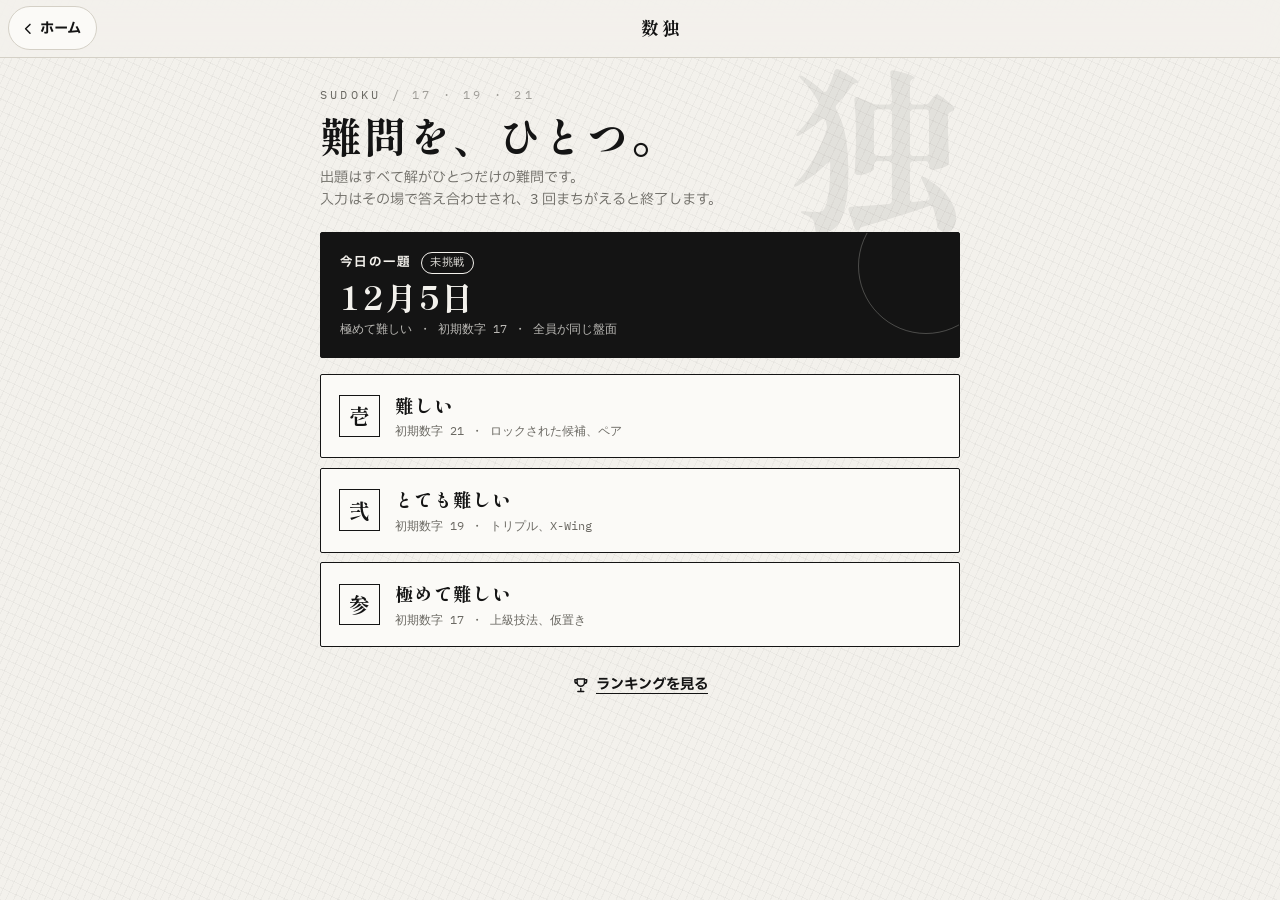
<file: 02Sudoku/index.html>
<!DOCTYPE html>
<html lang="ja">
    <head>
        <meta charset="UTF-8">
        <meta name="viewport" content="width=device-width, initial-scale=1.0, viewport-fit=cover">
        <meta name="color-scheme" content="light dark">
        <meta name="theme-color" content="#f3f1ec" media="(prefers-color-scheme: light)">
        <meta name="theme-color" content="#0f0f0e" media="(prefers-color-scheme: dark)">
        <title>数独 | TEMのゲームサイト</title>
        <link rel="icon" href="/00Home/icons/icon.svg" type="image/svg+xml">
        <link rel="preconnect" href="https://fonts.googleapis.com">
        <link rel="preconnect" href="https://fonts.gstatic.com" crossorigin>
        <!-- Shippori Mincho B1 … 和の見出し・初期数字 / IBM Plex Mono … 入力した数字・計器の数字（ハイテク感） -->
        <link href="https://fonts.googleapis.com/css2?family=Shippori+Mincho+B1:wght@600;800&family=IBM+Plex+Sans+JP:wght@400;700&family=IBM+Plex+Mono:wght@400;600&display=swap" rel="stylesheet">
        <!-- 読み込む順番に意味がある：共通の値 → 共通の見た目 → 数独だけの見た目（後に書いたものが優先される） -->
        <link rel="stylesheet" href="/00Home/css/tokens.css">
        <link rel="stylesheet" href="/00Home/css/gamekit.css">
        <link rel="stylesheet" href="style.css">
    </head>
    <!-- data-game-id は game.json の id と C# の GameId と同じ文字にする（3か所そろえる） -->
    <body data-game-id="sudoku">
        <!-- 画面上部のバー（ホームへ戻る・タイトル・右端の gk-slot）は game.js の GameKit.init() が自動で作る -->
        <main class="gk-main sudoku" id="app" data-screen="select">

            <!-- ============================================================
                 難易度選択画面
                 ============================================================ -->
            <section class="screen screen-select" id="select-screen" aria-labelledby="select-title">
                <header class="hero">
                    <p class="hero-kicker" aria-hidden="true">SUDOKU <span>/ 17 · 19 · 21</span></p>
                    <h2 class="hero-title" id="select-title">難問を、ひとつ。</h2>
                    <p class="hero-sub">出題はすべて解がひとつだけの難問です。<br>入力はその場で答え合わせされ、3 回まちがえると終了します。</p>
                </header>

                <!-- 中断したゲームがあるときだけ表示する（game.js が hidden を外す） -->
                <button type="button" class="continue-card" id="continue" hidden>
                    <span class="continue-label">つづきから</span>
                    <span class="continue-meta" id="continue-meta"></span>
                    <span class="continue-bar" aria-hidden="true"><span id="continue-bar"></span></span>
                </button>

                <!-- デイリー問題：全員が同じ盤面を解く日替わり問題（日本時間 0:00 に切り替わる） -->
                <button type="button" class="daily-card" id="daily" data-mode="daily">
                    <span class="daily-kicker">今日の一題 <span class="daily-status" id="daily-status"></span></span>
                    <span class="daily-date" id="daily-date"></span>
                    <span class="daily-meta">極めて難しい ・ 初期数字 17 ・ 全員が同じ盤面</span>
                </button>

                <!-- 難易度。押すとすぐにその難易度で始まる -->
                <div class="mode-list" id="modes" role="group" aria-label="難易度を選んで始める">
                    <button type="button" class="mode-card" data-mode="hard">
                        <span class="mode-num" aria-hidden="true">壱</span>
                        <span class="mode-name">難しい</span>
                        <span class="mode-meta">初期数字 21 ・ ロックされた候補、ペア</span>
                    </button>
                    <button type="button" class="mode-card" data-mode="very_hard">
                        <span class="mode-num" aria-hidden="true">弐</span>
                        <span class="mode-name">とても難しい</span>
                        <span class="mode-meta">初期数字 19 ・ トリプル、X-Wing</span>
                    </button>
                    <button type="button" class="mode-card" data-mode="extreme">
                        <span class="mode-num" aria-hidden="true">参</span>
                        <span class="mode-name">極めて難しい</span>
                        <span class="mode-meta">初期数字 17 ・ 上級技法、仮置き</span>
                    </button>
                </div>

                <button type="button" class="text-btn" id="open-ranking">
                    <svg viewBox="0 0 24 24" aria-hidden="true"><path d="M8 21h8M12 17v4M7 4h10v5a5 5 0 0 1-10 0V4zM17 5h3v2a3 3 0 0 1-3 3M7 5H4v2a3 3 0 0 0 3 3"/></svg>
                    ランキングを見る
                </button>
            </section>

            <!-- ============================================================
                 プレイ画面
                 ============================================================ -->
            <section class="screen screen-play" id="play-screen" aria-label="プレイ" hidden>
                <div class="play-head">
                    <p class="play-mode" id="play-mode"></p>
                    <!-- 選択中のマスの座標（R = 行、C = 列）。見た目の演出なので読み上げない -->
                    <p class="play-coord" id="play-coord" aria-hidden="true">R– · C–</p>
                </div>

                <!-- 統計欄。「用語と説明」の組なので <dl> / <dt> / <dd> -->
                <dl class="gk-stats">
                    <div class="gk-stat" id="stat-mistakes"><dt>間違い</dt><dd><span id="mistakes">0</span><small>/3</small></dd></div>
                    <div class="gk-stat"><dt>進捗</dt><dd id="progress">0%</dd></div>
                    <div class="gk-stat"><dt>時間</dt><dd id="time">0:00</dd></div>
                </dl>
                <div class="progress-line" aria-hidden="true"><span id="progress-line"></span></div>

                <!-- 盤面。81 マスは game.js が作る。role="grid" で、矢印キーでマスを移動できる表として扱う -->
                <div class="board-wrap">
                    <div class="board" id="board" role="grid" aria-label="数独の盤面" aria-busy="true"></div>
                </div>

                <div class="tools">
                    <button type="button" class="tool" id="undo">
                        <svg viewBox="0 0 24 24" aria-hidden="true"><path d="M9 14 4 9l5-5"/><path d="M4 9h10.5a5.5 5.5 0 0 1 0 11H11"/></svg>
                        <span>元に戻す</span>
                    </button>
                    <button type="button" class="tool" id="erase">
                        <svg viewBox="0 0 24 24" aria-hidden="true"><path d="m7 21-4-4a2 2 0 0 1 0-2.8L13.2 4a2 2 0 0 1 2.8 0l4 4a2 2 0 0 1 0 2.8L11 20"/><path d="M22 21H7M5 11l9 9"/></svg>
                        <span>メモを消す</span>
                    </button>
                    <!-- 数字／メモの切替。状態は aria-pressed だけで持つ（ON = メモ入力） -->
                    <button type="button" class="tool tool-memo" id="memo" aria-pressed="false">
                        <svg viewBox="0 0 24 24" aria-hidden="true"><path d="M12 20h9"/><path d="M16.5 3.5a2.1 2.1 0 0 1 3 3L7 19l-4 1 1-4Z"/></svg>
                        <span>メモ</span>
                        <span class="tool-state" id="memo-state" aria-hidden="true">OFF</span>
                    </button>
                </div>

                <!-- 現在の入力モードを文字でも明示する（仕様「現在のモードを明示する」） -->
                <p class="input-mode" id="input-mode" aria-live="polite">入力：<b>数字</b></p>

                <!-- 数字ボタン。小さい数字は残数（9 − 盤面にある個数）。残数 0 は確定入力できない -->
                <div class="number-picker" id="numpad" role="group" aria-label="数字を選択">
                    <button type="button" data-number="1"><span class="num">1</span><span class="left"></span></button>
                    <button type="button" data-number="2"><span class="num">2</span><span class="left"></span></button>
                    <button type="button" data-number="3"><span class="num">3</span><span class="left"></span></button>
                    <button type="button" data-number="4"><span class="num">4</span><span class="left"></span></button>
                    <button type="button" data-number="5"><span class="num">5</span><span class="left"></span></button>
                    <button type="button" data-number="6"><span class="num">6</span><span class="left"></span></button>
                    <button type="button" data-number="7"><span class="num">7</span><span class="left"></span></button>
                    <button type="button" data-number="8"><span class="num">8</span><span class="left"></span></button>
                    <button type="button" data-number="9"><span class="num">9</span><span class="left"></span></button>
                </div>

                <p class="keys-hint">
                    <kbd>1</kbd>〜<kbd>9</kbd> 入力 ・ <kbd>Shift</kbd>+数字 メモ ・ 矢印 移動 ・
                    <kbd>N</kbd> メモ切替 ・ <kbd>Z</kbd> 元に戻す ・ <kbd>Esc</kbd> 一時停止
                </p>
            </section>

            <!-- 画面読み上げ用のお知らせ（「5行3列に7を確定」など）。見た目には出さない -->
            <p class="sr-only" id="announcer" aria-live="polite"></p>
        </main>

        <!-- ============================================================
             ダイアログ（<dialog> は JS の showModal() で開くと、後ろの画面を触れなくする）
             ============================================================ -->

        <!-- 一時停止：時計を止め、盤面を隠す -->
        <dialog class="sd-dialog" id="pause-dialog" aria-labelledby="pause-dialog-title">
            <div class="sd-dialog-body">
                <p class="sd-dialog-kicker" aria-hidden="true">PAUSED</p>
                <h2 id="pause-dialog-title">一時停止</h2>
                <p class="pause-time" id="pause-time">0:00</p>
                <div class="pause-actions">
                    <button type="button" class="gk-btn gk-btn-primary gk-btn-block" id="resume">再開</button>
                    <button type="button" class="gk-btn gk-btn-block" id="reset">リセット（最初から）</button>
                    <button type="button" class="gk-btn gk-btn-block" id="retire">リタイア</button>
                </div>
                <label class="switch">
                    <input type="checkbox" id="reduce-motion">
                    <span>アニメーションを控えめにする</span>
                </label>
            </div>
        </dialog>

        <!-- 確認（リタイア・リセットなど取り消せない操作の前に出す）。急ぎの返事が要るので alertdialog -->
        <dialog class="sd-dialog" id="confirm-dialog" role="alertdialog" aria-labelledby="confirm-title" aria-describedby="confirm-desc">
            <div class="sd-dialog-body">
                <h2 id="confirm-title"></h2>
                <p id="confirm-desc"></p>
                <div class="confirm-actions">
                    <button type="button" class="gk-btn" id="confirm-cancel">やめる</button>
                    <button type="button" class="gk-btn gk-btn-primary" id="confirm-ok"></button>
                </div>
            </div>
        </dialog>

        <!-- ランキング：難易度ごと ＋ 今日のデイリー -->
        <dialog class="sd-dialog" id="ranking-dialog" aria-labelledby="ranking-title">
            <div class="sd-dialog-body">
                <h2 id="ranking-title">ランキング</h2>
                <div class="gk-segmented ranking-tabs" id="ranking-tabs" role="group" aria-label="ランキングの種類">
                    <button type="button" data-board="daily" aria-pressed="true">今日の一題</button>
                    <button type="button" data-board="hard" aria-pressed="false">難しい</button>
                    <button type="button" data-board="very_hard" aria-pressed="false">とても</button>
                    <button type="button" data-board="extreme" aria-pressed="false">極めて</button>
                </div>
                <div class="ranking-body" id="ranking-list" aria-live="polite"></div>
                <p class="ranking-rule">スコア ＝ 基礎点 ＋ 時間ボーナス − ミス × 500。各プレイヤーの自己ベストで順位を決め、同点は同順位です。</p>
                <button type="button" class="gk-btn gk-btn-block" id="ranking-close">閉じる</button>
            </div>
        </dialog>

        <!-- 読み込む順番に意味がある：api.js（通信）→ gamekit.js（api を使う）→ game.js（両方を使う） -->
        <script src="/00Home/js/api.js"></script>
        <script src="/00Home/js/gamekit.js"></script>
        <script src="game.js"></script>
    </body>
</html>
</file>
<file: 00Home/css/tokens.css>
/* =========================================================
   共通のデザイン値（ホームページと各ゲームで共有）
   ========================================================= */
:root {
    --bg: #f5f2ea;
    --surface: #fffdf8;
    --surface-2: #ece7db;
    --ink: #1c1a16;
    --muted: #5f594d;
    --line: #ddd6c6;
    --accent: #c9401a;
    --accent-ink: #ffffff;
    --accent-soft: #fbe3d9;
    --fav: #d8284f;
    --focus: #2a6fdb;
    --scrim: rgb(10 9 7 / 55%);
    --shadow: 0 1px 2px rgb(28 26 22 / 6%), 0 8px 24px -12px rgb(28 26 22 / 20%);
    --shadow-lg: 0 2px 4px rgb(28 26 22 / 6%), 0 24px 48px -16px rgb(28 26 22 / 30%);

    --font-display: "Fraunces", "IBM Plex Sans JP", serif;
    --font-body: "IBM Plex Sans JP", system-ui, -apple-system, "Hiragino Sans", sans-serif;
    --font-mono: "IBM Plex Mono", ui-monospace, monospace;

    --radius: 1rem;
    --radius-sm: .625rem;
    --gutter: 1rem;
    --maxw: 72rem;
    --tap: 2.75rem;          /* 44px: タップ領域の最小サイズ */
    --tabbar-h: 4rem;
    --safe-b: env(safe-area-inset-bottom, 0px);
    --ease: cubic-bezier(.2, .7, .2, 1);

    color-scheme: light;
}

@media (prefers-color-scheme: dark) {
    :root:not([data-theme="light"]) {
        --bg: #13120f;
        --surface: #1c1b17;
        --surface-2: #2a2822;
        --ink: #f2ede2;
        --muted: #b0a99b;
        --line: #353128;
        --accent: #ff7a4d;
        --accent-ink: #1a0d07;
        --accent-soft: #3a2118;
        --fav: #ff6b88;
        --focus: #7aa7ff;
        --shadow: 0 1px 2px rgb(0 0 0 / 30%), 0 8px 24px -12px rgb(0 0 0 / 60%);
        --shadow-lg: 0 2px 4px rgb(0 0 0 / 30%), 0 24px 48px -16px rgb(0 0 0 / 70%);
        color-scheme: dark;
    }
}
:root[data-theme="dark"] {
    --bg: #13120f;
    --surface: #1c1b17;
    --surface-2: #2a2822;
    --ink: #f2ede2;
    --muted: #b0a99b;
    --line: #353128;
    --accent: #ff7a4d;
    --accent-ink: #1a0d07;
    --accent-soft: #3a2118;
    --fav: #ff6b88;
    --focus: #7aa7ff;
    --shadow: 0 1px 2px rgb(0 0 0 / 30%), 0 8px 24px -12px rgb(0 0 0 / 60%);
    --shadow-lg: 0 2px 4px rgb(0 0 0 / 30%), 0 24px 48px -16px rgb(0 0 0 / 70%);
    color-scheme: dark;
}

@media (min-width: 45rem) { :root { --gutter: 1.75rem; } }
</file>
<file: 00Home/css/gamekit.css>
/* =========================================================
   ゲーム画面の共通スタイル（gamekit.js と一緒に使う）
   各ゲームは tokens.css → gamekit.css → 自分の style.css の順に読み込む。
   ========================================================= */
*, *::before, *::after { box-sizing: border-box; }
[hidden] { display: none !important; }

html { -webkit-text-size-adjust: 100%; text-size-adjust: 100%; }
body {
    margin: 0;
    min-height: 100dvh;
    display: flex;
    flex-direction: column;
    background: var(--bg);
    color: var(--ink);
    font-family: var(--font-body);
    font-size: 1rem;
    line-height: 1.6;
    -webkit-font-smoothing: antialiased;
    -webkit-tap-highlight-color: transparent;
    overscroll-behavior-y: none;
}
button, input, select { font: inherit; color: inherit; }
button { cursor: pointer; touch-action: manipulation; }
svg { fill: none; stroke: currentColor; stroke-width: 2; stroke-linecap: round; stroke-linejoin: round; }
:focus-visible { outline: 3px solid var(--focus); outline-offset: 2px; border-radius: 6px; }

/* ---------- 上のバー ---------- */
.gk-bar {
    position: sticky; top: 0; z-index: 20;
    display: grid;
    grid-template-columns: auto 1fr auto;
    align-items: center;
    gap: .5rem;
    padding: calc(.4rem + env(safe-area-inset-top, 0px)) .5rem .4rem;
    background: color-mix(in srgb, var(--bg) 88%, transparent);
    backdrop-filter: blur(12px);
    -webkit-backdrop-filter: blur(12px);
    border-bottom: 1px solid var(--line);
}
.gk-home {
    display: inline-flex; align-items: center; gap: .25rem;
    min-height: var(--tap);
    padding: 0 .9rem 0 .6rem;
    border-radius: 999px;
    border: 1px solid var(--line);
    background: var(--surface);
    color: var(--ink);
    font-weight: 700; font-size: .9rem;
    text-decoration: none;
}
.gk-home svg { width: 1.1rem; height: 1.1rem; }
.gk-title {
    margin: 0;
    font-family: var(--font-display);
    font-weight: 700; font-size: 1.1rem;
    text-align: center;
    overflow: hidden; text-overflow: ellipsis; white-space: nowrap;
}
.gk-slot { display: flex; gap: .4rem; min-width: 2.75rem; justify-content: flex-end; }

.gk-main {
    flex: 1;
    width: 100%;
    max-width: 40rem;
    margin: 0 auto;
    padding: 1rem 1rem calc(1.5rem + env(safe-area-inset-bottom, 0px));
}

/* ---------- ボタン ---------- */
.gk-btn {
    display: inline-flex; align-items: center; justify-content: center; gap: .5rem;
    min-height: 3rem;
    padding: 0 1.4rem;
    border-radius: 999px;
    border: 1px solid var(--line);
    background: var(--surface);
    font-weight: 700;
    text-decoration: none;
    color: var(--ink);
    white-space: nowrap;
    transition: transform .15s var(--ease);
}
.gk-btn:active { transform: scale(.97); }
.gk-btn-primary { background: var(--accent); border-color: var(--accent); color: var(--accent-ink); }
.gk-btn-block { width: 100%; }
.gk-btn:disabled { opacity: .5; pointer-events: none; }
.gk-icon-btn {
    display: grid; place-items: center;
    width: var(--tap); height: var(--tap);
    border-radius: 50%;
    border: 1px solid var(--line);
    background: var(--surface);
}
.gk-icon-btn svg { width: 1.2rem; height: 1.2rem; }

/* 選択肢（難易度など） */
.gk-segmented {
    display: grid;
    grid-auto-flow: column; grid-auto-columns: 1fr;
    padding: .25rem;
    border-radius: 999px;
    background: var(--surface-2);
}
.gk-segmented button {
    min-height: 2.5rem;
    border: 0; border-radius: 999px;
    background: none;
    font-weight: 700; font-size: .9rem;
    color: var(--muted);
}
.gk-segmented button[aria-pressed="true"] { background: var(--surface); color: var(--ink); box-shadow: var(--shadow); }

/* 数値表示 */
.gk-stats { display: grid; grid-auto-flow: column; grid-auto-columns: 1fr; gap: .5rem; }
.gk-stat {
    padding: .5rem .75rem;
    border-radius: var(--radius-sm);
    background: var(--surface);
    border: 1px solid var(--line);
    text-align: center;
}
.gk-stat dt { font-size: .75rem; color: var(--muted); }
.gk-stat dd { margin: 0; font-family: var(--font-mono); font-weight: 600; font-size: 1.2rem; }

/* ---------- 結果ダイアログ ---------- */
.gk-dialog {
    width: min(26rem, calc(100% - 2rem));
    max-height: calc(100dvh - 2rem);
    padding: 0;
    border: 0;
    border-radius: 1.5rem;
    background: var(--surface);
    color: var(--ink);
    box-shadow: var(--shadow-lg);
    overflow: auto;
}
.gk-dialog::backdrop { background: var(--scrim); }
.gk-dialog[open] { animation: gk-pop .3s var(--ease); }
.gk-dialog-body { display: grid; gap: 1rem; padding: 1.5rem 1.25rem 1.25rem; text-align: center; }
.gk-dialog h2 { margin: 0; font-family: var(--font-display); font-size: 1.6rem; }
.gk-score { font-family: var(--font-mono); font-size: 2.6rem; font-weight: 600; line-height: 1; color: var(--accent); }
.gk-score small { font-size: 1rem; color: var(--muted); margin-left: .25rem; }
.gk-details { display: flex; justify-content: center; gap: 1.25rem; color: var(--muted); font-size: .9rem; margin: 0; }
.gk-details dd { margin: 0; font-weight: 700; color: var(--ink); }
.gk-note { margin: 0; font-size: .85rem; color: var(--muted); }
.gk-form { display: grid; gap: .5rem; text-align: left; }
.gk-form label { font-size: .85rem; font-weight: 700; color: var(--muted); }
.gk-form input {
    width: 100%;
    min-height: 3rem;
    padding: 0 1rem;
    border-radius: var(--radius-sm);
    border: 1px solid var(--line);
    background: var(--bg);
    font-size: max(16px, 1rem);
}
.gk-form input:focus { outline: none; border-color: var(--accent); box-shadow: 0 0 0 4px var(--accent-soft); }
.gk-actions { display: grid; grid-template-columns: 1fr 1fr; gap: .6rem; }
.gk-rank-msg { font-weight: 700; }

.gk-ranking { list-style: none; margin: 0; padding: 0; text-align: left; border: 1px solid var(--line); border-radius: var(--radius-sm); overflow: hidden; }
.gk-ranking li { display: flex; gap: .75rem; padding: .45rem .8rem; border-top: 1px solid var(--line); }
.gk-ranking li:first-child { border-top: 0; }
.gk-ranking .rank { width: 1.6rem; font-family: var(--font-mono); color: var(--muted); }
.gk-ranking .name { flex: 1; min-width: 0; overflow: hidden; text-overflow: ellipsis; white-space: nowrap; }
.gk-ranking .score { font-family: var(--font-mono); font-weight: 600; }
.gk-ranking .is-me { background: var(--accent-soft); }

/* ---------- トースト ---------- */
.gk-toast {
    position: fixed; left: 50%; z-index: 60;
    bottom: calc(1.25rem + env(safe-area-inset-bottom, 0px));
    max-width: calc(100% - 2rem);
    padding: .7rem 1.2rem;
    border-radius: 999px;
    background: var(--ink); color: var(--bg);
    font-size: .9rem;
    transform: translate(-50%, 1rem);
    opacity: 0;
    pointer-events: none;
    transition: opacity .2s, transform .25s var(--ease);
}
.gk-toast.show { opacity: 1; transform: translate(-50%, 0); }

@keyframes gk-pop { from { opacity: 0; transform: scale(.94); } }
@media (prefers-reduced-motion: reduce) {
    *, *::before, *::after { animation-duration: .01ms !important; transition-duration: .01ms !important; }
}
</file>
<file: 02Sudoku/style.css>
/* =========================================================
   数独の見た目
   方針（仕様「和風・モノトーン・ハイテク感」「操作と数字の読みやすさを優先」）:
     和風     … 和紙のような生成り色と墨色、明朝体の初期数字、漢数字（壱・弐・参）
     モノトーン … 色相を使わず、白・黒・灰の濃淡だけで描く。強調は「濃さ」ではなく「形」で区別する
     ハイテク … 等幅フォントの計器表示、盤面の四隅の照準線、走査線のような登場演出
   読み込み順: tokens.css → gamekit.css → このファイル（後に書いたものが優先される）
   ========================================================= */

/* ---------------------------------------------------------
   1. 色と文字の設定（明るい画面・暗い画面）
   tokens.css と同じ 3 つのセレクタで上書きする。
   暗い画面の指定は :root:not([data-theme="light"]) で詳細度が高いので、こちらも同じ形で書く必要がある。
   --------------------------------------------------------- */
:root {
    --sd-paper: #f3f1ec;       /* 和紙 */
    --sd-surface: #fbfaf7;     /* 盤面・カード */
    --sd-ink: #141414;         /* 墨 */
    --sd-ink-2: #3b3a37;       /* 薄墨（プレイヤーが入れた数字） */
    --sd-muted: #6b6963;       /* 補足の文字 */
    --sd-line: #d4d0c6;        /* マスの細線 */
    --sd-tint: rgb(20 20 20 / 7%);  /* 同じ行・列・ブロックの網かけ */
    --sd-tint-2: rgb(20 20 20 / 13%);
    --sd-grain: rgb(20 20 20 / 3.5%); /* 和紙の繊維の模様 */
    --sd-surface-2: #e8e5de;
    --sd-soft: rgb(20 20 20 / 8%);
    --sd-scrim: rgb(243 241 236 / 86%);

    --font-display: "Shippori Mincho B1", "Hiragino Mincho ProN", "Yu Mincho", serif;
    --font-mono: "IBM Plex Mono", ui-monospace, monospace;
}

@media (prefers-color-scheme: dark) {
    :root:not([data-theme="light"]) {
        --sd-paper: #0f0f0e;
        --sd-surface: #171716;
        --sd-ink: #ecebe6;
        --sd-ink-2: #c4c2bb;
        --sd-muted: #9a978f;
        --sd-line: #2f2e2b;
        --sd-tint: rgb(236 235 230 / 10%);
        --sd-tint-2: rgb(236 235 230 / 18%);
        --sd-grain: rgb(236 235 230 / 2.5%);
        --sd-surface-2: #232321;
        --sd-soft: rgb(236 235 230 / 10%);
        --sd-scrim: rgb(15 15 14 / 88%);
    }
}
:root[data-theme="dark"] {
    --sd-paper: #0f0f0e;
    --sd-surface: #171716;
    --sd-ink: #ecebe6;
    --sd-ink-2: #c4c2bb;
    --sd-muted: #9a978f;
    --sd-line: #2f2e2b;
    --sd-tint: rgb(236 235 230 / 10%);
    --sd-tint-2: rgb(236 235 230 / 18%);
    --sd-grain: rgb(236 235 230 / 2.5%);
    --sd-surface-2: #232321;
    --sd-soft: rgb(236 235 230 / 10%);
    --sd-scrim: rgb(15 15 14 / 88%);
}

/* gamekit.css の共通部品（結果ダイアログ・ボタンなど）もモノトーンにそろえる。
   tokens.css の暗い画面の指定（:root:not([data-theme="light"])）より優先されるよう、同じ強さのセレクタを並べる。
   値はすべて上の --sd-* を参照するので、明るい・暗いの切り替えは上の 3 か所だけで済む。 */
:root,
:root:not([data-theme="light"]) {
    --bg: var(--sd-paper);
    --surface: var(--sd-surface);
    --surface-2: var(--sd-surface-2);
    --ink: var(--sd-ink);
    --muted: var(--sd-muted);
    --line: var(--sd-line);
    --accent: var(--sd-ink);
    --accent-ink: var(--sd-paper);
    --accent-soft: var(--sd-soft);
    --fav: var(--sd-ink);
    --focus: var(--sd-ink);
    --scrim: var(--sd-scrim);
}

/* 和紙の地模様（細い斜線を重ねて、繊維のような質感を出す） */
body {
    background:
        repeating-linear-gradient(115deg, var(--sd-grain) 0 1px, transparent 1px 7px),
        repeating-linear-gradient(25deg, var(--sd-grain) 0 1px, transparent 1px 11px),
        var(--sd-paper);
}

.sr-only {
    position: absolute; width: 1px; height: 1px;
    margin: -1px; padding: 0; overflow: hidden;
    clip: rect(0 0 0 0); white-space: nowrap; border: 0;
}

/* ---------------------------------------------------------
   2. 画面全体
   --------------------------------------------------------- */
.sudoku { display: grid; align-content: start; }
.screen { display: grid; gap: 1rem; align-content: start; animation: sd-screen-in .45s var(--ease) both; }
.screen[hidden] { display: none; }
.gk-title { font-family: var(--font-display); letter-spacing: .2em; }

/* 通信中（盤面を作っている間）は、盤面の上に走査線を流し続ける */
.sudoku.is-loading .board::after { animation: sd-scan 1.1s linear infinite; opacity: 1; }

/* ---------------------------------------------------------
   3. 難易度選択画面
   --------------------------------------------------------- */
.hero { display: grid; gap: .4rem; padding: .75rem 0 .25rem; position: relative; }
.hero::after {
    /* 背景に大きく「独」の字を薄く置く（和の余白と奥行き） */
    content: "独";
    position: absolute; right: -.25rem; top: -1.25rem; z-index: -1;
    font-family: var(--font-display); font-weight: 800;
    font-size: clamp(7rem, 34vw, 11rem); line-height: 1;
    color: var(--sd-tint);
    pointer-events: none;
}
.hero-kicker {
    margin: 0;
    font-family: var(--font-mono); font-size: .72rem; letter-spacing: .28em;
    color: var(--sd-muted);
}
.hero-kicker span { opacity: .6; }
.hero-title {
    margin: 0;
    font-family: var(--font-display); font-weight: 800;
    font-size: clamp(1.9rem, 8vw, 2.6rem); line-height: 1.2; letter-spacing: .06em;
}
.hero-sub { margin: 0; color: var(--sd-muted); font-size: .88rem; }

/* 共通：押せるカード */
.continue-card, .daily-card, .mode-card {
    position: relative;
    display: grid; gap: .15rem;
    width: 100%;
    padding: 1rem 1.1rem;
    border: 1px solid var(--sd-ink);
    border-radius: 2px; /* 角をほぼ立てて、札・和紙の切り口のような印象に */
    background: var(--sd-surface);
    color: var(--sd-ink);
    text-align: left;
    transition: transform .2s var(--ease), box-shadow .2s var(--ease), background-color .2s;
}
.continue-card:hover, .daily-card:hover, .mode-card:hover { transform: translateY(-2px); box-shadow: 4px 4px 0 var(--sd-ink); }
.continue-card:active, .daily-card:active, .mode-card:active { transform: translate(2px, 2px); box-shadow: 0 0 0 var(--sd-ink); }

/* つづきから：進捗の細い線つき */
.continue-card { border-width: 2px; animation: sd-rise .5s var(--ease) both; }
.continue-label { font-family: var(--font-display); font-weight: 800; font-size: 1.2rem; letter-spacing: .1em; }
.continue-meta { font-family: var(--font-mono); font-size: .78rem; color: var(--sd-muted); }
.continue-bar { display: block; height: 2px; margin-top: .5rem; background: var(--sd-line); }
.continue-bar span { display: block; height: 100%; background: var(--sd-ink); transition: width .6s var(--ease); }

/* デイリー：墨一色の反転カード。いちばん目立つ入口 */
.daily-card {
    background: var(--sd-ink); color: var(--sd-paper);
    padding: 1.2rem 1.2rem 1.1rem;
    overflow: hidden;
    animation: sd-rise .5s .05s var(--ease) both;
}
.daily-card::after {
    /* 右上の円相（禅の一筆書きの円）を、線だけで表現 */
    content: "";
    position: absolute; right: -2.2rem; top: -2.2rem;
    width: 8.5rem; aspect-ratio: 1;
    border: 1.5px solid currentColor; border-radius: 50%;
    opacity: .25;
    transition: transform .6s var(--ease);
}
.daily-card:hover::after { transform: rotate(-20deg) scale(1.08); }
.daily-kicker { display: flex; align-items: center; gap: .6rem; font-size: .78rem; font-weight: 700; letter-spacing: .18em; }
.daily-status {
    padding: .05rem .5rem;
    border: 1px solid currentColor; border-radius: 999px;
    font-size: .7rem; letter-spacing: .05em; font-weight: 400;
}
.daily-card[data-status="clear"] .daily-status { background: var(--sd-paper); color: var(--sd-ink); }
.daily-date { font-family: var(--font-display); font-weight: 800; font-size: 2rem; letter-spacing: .08em; line-height: 1.3; }
.daily-meta { font-family: var(--font-mono); font-size: .74rem; opacity: .75; }

/* 難易度の 3 枚。漢数字を左に大きく置く */
.mode-list { display: grid; gap: .6rem; }
.mode-card {
    grid-template-columns: 2.6rem 1fr;
    grid-template-areas: "num name" "num meta";
    column-gap: .9rem;
    align-items: center;
    animation: sd-rise .5s var(--ease) both;
}
.mode-card:nth-child(1) { animation-delay: .1s; }
.mode-card:nth-child(2) { animation-delay: .15s; }
.mode-card:nth-child(3) { animation-delay: .2s; }
.mode-num {
    grid-area: num;
    display: grid; place-items: center;
    height: 2.6rem;
    border: 1px solid var(--sd-ink);
    font-family: var(--font-display); font-weight: 800; font-size: 1.3rem;
    transition: background-color .2s, color .2s;
}
.mode-card:hover .mode-num { background: var(--sd-ink); color: var(--sd-paper); }
.mode-name { grid-area: name; font-family: var(--font-display); font-weight: 800; font-size: 1.15rem; letter-spacing: .08em; }
.mode-meta { grid-area: meta; font-family: var(--font-mono); font-size: .74rem; color: var(--sd-muted); }

.text-btn {
    justify-self: center;
    display: inline-flex; align-items: center; gap: .4rem;
    min-height: var(--tap);
    padding: 0 1rem;
    border: 0; background: none;
    font-weight: 700; font-size: .9rem;
    text-decoration: underline; text-underline-offset: .3em;
}
.text-btn svg { width: 1.1rem; height: 1.1rem; }

/* ---------------------------------------------------------
   4. プレイ画面：見出しと統計
   --------------------------------------------------------- */
.screen-play { gap: .75rem; }
.play-head { display: flex; justify-content: space-between; align-items: baseline; gap: 1rem; }
.play-mode { margin: 0; font-family: var(--font-display); font-weight: 800; font-size: 1.05rem; letter-spacing: .08em; }
.play-coord { margin: 0; font-family: var(--font-mono); font-size: .75rem; color: var(--sd-muted); letter-spacing: .12em; }

.screen-play .gk-stat { border-radius: 2px; border-color: var(--sd-line); background: var(--sd-surface); }
.screen-play .gk-stat dd { font-family: var(--font-mono); font-variant-numeric: tabular-nums; }
.screen-play .gk-stat dd small { font-size: .75rem; color: var(--sd-muted); margin-left: .1rem; }
/* ミスが増えるほど、枠を太く・反転させて警告する（色を使わずに段階を表す） */
#stat-mistakes[data-level="1"] { border-color: var(--sd-ink); }
#stat-mistakes[data-level="2"] { background: var(--sd-ink); color: var(--sd-paper); border-color: var(--sd-ink); }
#stat-mistakes[data-level="2"] dt, #stat-mistakes[data-level="2"] small { color: inherit; opacity: .75; }

.progress-line { height: 2px; background: var(--sd-line); margin-top: -.25rem; }
.progress-line span { display: block; height: 100%; width: 0; background: var(--sd-ink); transition: width .5s var(--ease); }

/* ---------------------------------------------------------
   5. 盤面
   container-type を指定すると、中の文字の大きさを「盤面の幅に対する割合（cqi）」で決められる。
   スマホでも PC でも、マスと数字の比率がいつも同じになる。
   --------------------------------------------------------- */
.board-wrap {
    container-type: inline-size;
    position: relative;
    width: min(100%, 34rem);
    margin: .25rem auto;
    padding: .55rem;
}
/* 四隅の照準線（ハイテク感の演出） */
.board-wrap::before, .board-wrap::after {
    content: "";
    position: absolute; width: 1rem; height: 1rem;
    border: 0 solid var(--sd-ink);
    pointer-events: none;
}
.board-wrap::before { left: 0; top: 0; border-left-width: 2px; border-top-width: 2px; }
.board-wrap::after { right: 0; bottom: 0; border-right-width: 2px; border-bottom-width: 2px; }

.board {
    position: relative;
    display: grid;
    grid-template-columns: repeat(9, 1fr);
    grid-template-rows: repeat(9, 1fr); /* 数字のない行も同じ高さにする */
    aspect-ratio: 1;
    border: 2px solid var(--sd-ink);
    background: var(--sd-surface);
    user-select: none;
    -webkit-user-select: none;
    touch-action: manipulation;
    overflow: hidden;
}
/* 走査線：盤面の上を上から下へ光の帯が通る */
.board::after {
    content: "";
    position: absolute; inset: 0 0 auto; height: 22%;
    background: linear-gradient(to bottom, transparent, var(--sd-tint-2) 85%, var(--sd-ink) 100%);
    opacity: 0;
    transform: translateY(-100%);
    pointer-events: none;
}
.board.fx-scan::after { animation: sd-scan 1s .1s var(--ease) both; }
.row { display: contents; } /* 行は読み上げ用の区切り。見た目は盤面の 9 列グリッドにそのまま並べる */

.cell {
    position: relative;
    display: grid; place-items: center;
    min-width: 0;
    border-right: 1px solid var(--sd-line);
    border-bottom: 1px solid var(--sd-line);
    font-size: 6.4cqi;
    line-height: 1;
    cursor: pointer;
    transition: background-color .18s, color .18s;
    outline: none;
}
.cell:nth-child(9) { border-right: 0; }
.row:last-child .cell { border-bottom: 0; }
/* 3×3 の境目は墨の太線 */
.cell.edge-r { border-right: 2px solid var(--sd-ink); }
.cell.edge-b { border-bottom: 2px solid var(--sd-ink); }

/* 数字：初期数字は明朝の太字（和）、入力した数字は等幅の細め（機械）。形の違いで区別できる */
.val { position: relative; z-index: 1; font-family: var(--font-mono); font-weight: 400; color: var(--sd-ink-2); }
.cell.is-given .val { font-family: var(--font-display); font-weight: 800; color: var(--sd-ink); }
.cell.is-pending .val { opacity: .35; }

/* 候補メモ：マスを 3×3 に分け、数字 d を決まった位置に置く（1 は左上、9 は右下） */
.notes {
    position: absolute; inset: 6%;
    display: grid; grid-template-columns: repeat(3, 1fr); grid-template-rows: repeat(3, 1fr);
    font-family: var(--font-mono); font-size: 2.35cqi; line-height: 1;
    color: var(--sd-muted);
    pointer-events: none;
}
.notes i { display: grid; place-items: center; font-style: normal; border-radius: 2px; }
.cell.is-filled .notes, .cell.is-given .notes { display: none; }

/* 強調表示（仕様: 選択中を最も強く、同じ行・列・枠を薄く、同じ数字は別の印） */
.cell.is-peer { background: var(--sd-tint); }
.cell.is-selected { background: var(--sd-ink); }
.cell.is-selected .val, .cell.is-selected .notes { color: var(--sd-paper); }
/* 同じ数字：数字の周りに丸い枠（網かけとは違う「形」なので、白黒でも見分けられる） */
.cell.is-same .val { font-weight: 600; color: var(--sd-ink); }
.cell.is-same::before {
    content: "";
    position: absolute; width: 74%; aspect-ratio: 1;
    border: max(1.5px, .45cqi) solid var(--sd-ink); border-radius: 50%;
    background: var(--sd-surface);
    animation: sd-ring .3s var(--ease);
}
/* 同じ数字の候補メモは、小さく反転させる */
.notes i.is-hit { background: var(--sd-ink); color: var(--sd-paper); font-weight: 600; }
.cell.is-selected .notes i.is-hit { background: var(--sd-paper); color: var(--sd-ink); }
/* メモ入力モード中は、選択中のマスを破線で囲む（今どちらのモードか、盤面でも分かる） */
.board.is-memo .cell.is-selected { outline: 2px dashed var(--sd-paper); outline-offset: -5px; }
.cell:focus-visible { outline: 3px solid var(--sd-ink); outline-offset: -3px; z-index: 2; }
.cell.is-selected:focus-visible { outline-color: var(--sd-paper); }

/* 一時停止中：数字とメモを消し、盤面をぼかす（仕様「盤面を隠す」。後ろから透けても読めない） */
.sudoku.is-paused .board .val,
.sudoku.is-paused .board .notes { opacity: 0; }
.sudoku.is-paused .board { filter: blur(6px); }

/* ---------------------------------------------------------
   6. 道具ボタンと数字ボタン
   --------------------------------------------------------- */
.tools { display: grid; grid-template-columns: repeat(3, 1fr); gap: .5rem; }
.tool {
    position: relative;
    display: grid; justify-items: center; gap: .15rem;
    min-height: 3.6rem;
    padding: .45rem .25rem;
    border: 1px solid var(--sd-line); border-radius: 2px;
    background: var(--sd-surface);
    font-size: .78rem; font-weight: 700;
    transition: background-color .2s, color .2s, border-color .2s, transform .12s;
}
.tool svg { width: 1.3rem; height: 1.3rem; }
.tool:active { transform: scale(.96); }
/* メモ ON は墨で反転し、右上に ON / OFF の札を出す */
.tool-state {
    position: absolute; top: .3rem; right: .35rem;
    padding: 0 .3rem;
    border: 1px solid currentColor;
    font-family: var(--font-mono); font-size: .6rem; line-height: 1.4;
}
.tool-memo[aria-pressed="true"] { background: var(--sd-ink); color: var(--sd-paper); border-color: var(--sd-ink); }

.input-mode { margin: -.2rem 0 0; text-align: center; font-size: .8rem; color: var(--sd-muted); }
.input-mode b { color: var(--sd-ink); font-family: var(--font-display); letter-spacing: .1em; }

.number-picker { display: grid; grid-template-columns: repeat(9, 1fr); gap: .3rem; }
.number-picker button {
    position: relative;
    display: grid; place-items: center;
    min-height: 3.6rem;
    padding: 0;
    border: 1px solid var(--sd-ink); border-radius: 2px;
    background: var(--sd-surface);
    transition: background-color .15s, color .15s, transform .12s, opacity .3s;
}
.number-picker .num { font-family: var(--font-display); font-weight: 800; font-size: clamp(1.3rem, 5.5vw, 1.7rem); line-height: 1; }
/* 残数：右下に小さく */
.number-picker .left {
    position: absolute; right: .2rem; bottom: .12rem;
    font-family: var(--font-mono); font-size: .62rem; color: var(--sd-muted);
}
.number-picker button:active { background: var(--sd-ink); color: var(--sd-paper); transform: scale(.94); }
.number-picker button:active .left { color: inherit; }
/* 残数 0：斜線を引いて薄くする（押せない理由が見て分かる） */
.number-picker button.is-done { opacity: .35; border-style: dashed; }
.number-picker button.is-done .num { text-decoration: line-through; text-decoration-thickness: 2px; }
.number-picker button:disabled { cursor: not-allowed; }
/* メモ入力モード：ボタンの数字を小さく左上に寄せ、候補メモの書き方に見せる */
.number-picker.is-memo button { border-style: dashed; }
.number-picker.is-memo .num { font-family: var(--font-mono); font-weight: 400; font-size: 1rem; place-self: start; margin: .35rem 0 0 .4rem; }

.keys-hint { margin: .25rem 0 0; text-align: center; font-size: .72rem; color: var(--sd-muted); line-height: 2; }
.keys-hint kbd {
    padding: .05rem .35rem;
    border: 1px solid var(--sd-line); border-bottom-width: 2px; border-radius: 3px;
    font-family: var(--font-mono); font-size: .68rem; background: var(--sd-surface);
}
/* タッチ操作だけの端末（スマホ）ではキーボードの説明を出さない */
@media (hover: none) and (pointer: coarse) { .keys-hint { display: none; } }

/* 横に広い画面では、盤面と操作部を左右に並べる */
@media (min-width: 60rem) {
    .sudoku { max-width: 64rem; }
    .screen-select { max-width: 40rem; width: 100%; margin: 0 auto; }
    .screen-play {
        grid-template-columns: minmax(0, 1fr) 20rem;
        grid-template-areas:
            "head head"
            "board stats"
            "board line"
            "board tools"
            "board mode"
            "board pad"
            "board keys";
        column-gap: 2rem;
        align-content: start;
    }
    .play-head { grid-area: head; }
    .screen-play .gk-stats { grid-area: stats; }
    .progress-line { grid-area: line; }
    .board-wrap { grid-area: board; width: 100%; max-width: 38rem; margin: 0; }
    .tools { grid-area: tools; }
    .input-mode { grid-area: mode; }
    .number-picker { grid-area: pad; grid-template-columns: repeat(3, 1fr); gap: .45rem; }
    .number-picker button { min-height: 4.2rem; }
    .keys-hint { grid-area: keys; text-align: left; }
}

/* ---------------------------------------------------------
   7. ダイアログ（一時停止・確認・ランキング）
   --------------------------------------------------------- */
.sd-dialog {
    width: min(24rem, calc(100% - 2rem));
    max-height: calc(100dvh - 2rem);
    padding: 0;
    border: 2px solid var(--sd-ink); border-radius: 2px;
    background: var(--sd-surface); color: var(--sd-ink);
    box-shadow: 6px 6px 0 var(--sd-ink);
    overflow: auto;
}
.sd-dialog[open] { animation: sd-dialog-in .35s var(--ease); }
.sd-dialog::backdrop { background: var(--scrim); backdrop-filter: blur(6px); -webkit-backdrop-filter: blur(6px); }
/* 一時停止の背景はほぼ不透明にして、盤面が透けないようにする */
#pause-dialog::backdrop { background: color-mix(in srgb, var(--sd-paper) 94%, transparent); }
.sd-dialog-body { display: grid; gap: 1rem; padding: 1.5rem 1.25rem 1.25rem; text-align: center; }
.sd-dialog h2 { margin: 0; font-family: var(--font-display); font-weight: 800; font-size: 1.5rem; letter-spacing: .12em; }
.sd-dialog p { margin: 0; }
.sd-dialog-kicker { font-family: var(--font-mono); font-size: .7rem; letter-spacing: .4em; color: var(--sd-muted); }
.pause-time { font-family: var(--font-mono); font-size: 2.4rem; font-weight: 600; line-height: 1; font-variant-numeric: tabular-nums; }
.pause-actions { display: grid; gap: .5rem; }
.confirm-actions { display: grid; grid-template-columns: 1fr 1fr; gap: .5rem; }
#confirm-desc { color: var(--sd-muted); font-size: .9rem; }

.switch { display: flex; align-items: center; justify-content: center; gap: .5rem; font-size: .82rem; color: var(--sd-muted); cursor: pointer; }
.switch input { width: 1.1rem; height: 1.1rem; accent-color: var(--sd-ink); }

.ranking-tabs button { font-size: .8rem; }
.ranking-body { min-height: 8rem; }
.ranking-caption { margin: 0 0 .5rem; font-size: .8rem; color: var(--sd-muted); text-align: left; }
.ranking-empty { color: var(--sd-muted); font-size: .9rem; padding: 2rem 0; }
.ranking-rule { font-size: .72rem; color: var(--sd-muted); text-align: left; }

/* gamekit の共通ボタン・結果ダイアログも、角を立てた墨の札にそろえる */
.gk-btn { border-radius: 2px; border-color: var(--sd-ink); }
.gk-dialog { border: 2px solid var(--sd-ink); border-radius: 2px; box-shadow: 6px 6px 0 var(--sd-ink); }
.gk-dialog h2 { letter-spacing: .15em; }
.gk-score { color: var(--sd-ink); font-variant-numeric: tabular-nums; }
.gk-ranking, .gk-form input { border-radius: 2px; }
.gk-segmented { border-radius: 2px; }
.gk-segmented button { border-radius: 2px; }

/* ---------------------------------------------------------
   8. アニメーション
   game.js の animate() が "fx-名前" クラスを付け、終わったら外す。
   --d は遅延時間（波のように順番に動かすため、マスごとに JS が設定する）。
   --------------------------------------------------------- */

/* 盤面の登場：墨がにじむようにぼかしから現れる */
.cell.fx-intro .val, .cell.fx-intro .notes { animation: sd-ink-in .55s var(--d, 0ms) var(--ease) both; }
/* 正しい数字の確定：判子を押すように、大きく・ぼけた状態から着地する */
.cell.fx-stamp .val { animation: sd-stamp .42s var(--ease) both; }
.cell.fx-stamp::after {
    content: "";
    position: absolute; inset: 12%;
    border: 2px solid var(--sd-ink); border-radius: 50%;
    animation: sd-ripple .55s var(--ease) both;
    pointer-events: none;
}
.cell.is-selected.fx-stamp::after { border-color: var(--sd-paper); }
/* 行・列・ブロックの完成：順番に墨が走る */
.cell.fx-sweep { animation: sd-sweep .7s var(--d, 0ms) var(--ease) both; }
/* 自動で消えた候補メモ */
.cell.fx-notes-wipe .notes { animation: sd-wipe .4s var(--ease); }
/* 候補メモの追加・削除 */
.notes i.fx-note-in { animation: sd-note-in .25s var(--ease); }
.notes i.fx-note-out { animation: sd-note-out .2s var(--ease); }
/* 誤答：まちがえた数字に × を重ねて見せ、マスを揺らす（盤面には残さない） */
.cell.fx-wrong { animation: sd-shake .45s var(--ease); }
.cell.fx-wrong::after {
    content: attr(data-wrong);
    position: absolute; inset: 0; z-index: 3;
    display: grid; place-items: center;
    font-family: var(--font-mono); font-size: 6.4cqi;
    color: var(--sd-ink);
    background:
        linear-gradient(45deg, transparent calc(50% - 1px), var(--sd-ink) calc(50% - 1px) calc(50% + 1px), transparent calc(50% + 1px)),
        linear-gradient(-45deg, transparent calc(50% - 1px), var(--sd-ink) calc(50% - 1px) calc(50% + 1px), transparent calc(50% + 1px)),
        var(--sd-surface);
    animation: sd-wrong .9s var(--ease) both;
}
#stat-mistakes.fx-alarm { animation: sd-alarm .5s var(--ease); }
/* 誤答時に画面の縁を一瞬だけ墨で締める */
.sudoku.fx-flash::before {
    content: "";
    position: fixed; inset: 0; z-index: 30;
    box-shadow: inset 0 0 0 6px var(--sd-ink);
    pointer-events: none;
    animation: sd-flash .45s var(--ease) both;
}
/* 元に戻す */
.cell.fx-rewind .val, .cell.fx-rewind .notes { animation: sd-rewind .35s var(--ease); }
/* 数字を使い切った */
.number-picker button.fx-done { animation: sd-done .6s var(--ease); }
/* 入力できない操作 */
.fx-nudge { animation: sd-nudge .3s var(--ease); }
/* クリア：波紋が広がり、各マスが一瞬反転する */
.cell.fx-clear { animation: sd-clear .7s var(--d, 0ms) var(--ease) both; }
.board.fx-cleared { animation: sd-cleared 1.3s var(--ease); }
/* ゲームオーバー：盤面が沈み、色が抜ける */
.board.fx-gameover { animation: sd-sink .9s var(--ease) both; }

@keyframes sd-screen-in { from { opacity: 0; transform: translateY(8px); } }
@keyframes sd-rise { from { opacity: 0; transform: translateY(14px); } }
@keyframes sd-dialog-in { from { opacity: 0; transform: translate(-6px, -6px); box-shadow: 0 0 0 var(--sd-ink); } }
@keyframes sd-scan { 0% { opacity: 1; transform: translateY(-100%); } 100% { opacity: 1; transform: translateY(460%); } }
@keyframes sd-ink-in { from { opacity: 0; filter: blur(5px); transform: scale(.7); } }
@keyframes sd-stamp {
    0% { opacity: 0; transform: scale(1.9); filter: blur(4px); }
    60% { opacity: 1; transform: scale(.92); filter: blur(0); }
    100% { transform: scale(1); }
}
@keyframes sd-ripple { from { opacity: .9; transform: scale(.5); } to { opacity: 0; transform: scale(1.5); } }
@keyframes sd-sweep {
    0% { background-color: transparent; }
    35% { background-color: var(--sd-tint-2); box-shadow: inset 0 -3px 0 var(--sd-ink); }
    100% { background-color: transparent; box-shadow: inset 0 0 0 transparent; }
}
@keyframes sd-wipe { 50% { opacity: .2; filter: blur(2px); } }
@keyframes sd-note-in { from { opacity: 0; transform: scale(1.8); } }
@keyframes sd-note-out { to { opacity: 0; transform: scale(.4); } }
@keyframes sd-shake {
    20% { transform: translateX(-12%); }
    40% { transform: translateX(10%); }
    60% { transform: translateX(-7%); }
    80% { transform: translateX(4%); }
}
@keyframes sd-wrong { 0% { opacity: 0; transform: scale(1.3); } 15% { opacity: 1; transform: scale(1); } 75% { opacity: 1; } 100% { opacity: 0; } }
@keyframes sd-alarm { 30% { transform: scale(1.1); } 60% { transform: scale(.97); } }
@keyframes sd-flash { from { opacity: 1; } to { opacity: 0; } }
@keyframes sd-rewind { from { opacity: 0; transform: rotate(-25deg) scale(.6); } }
@keyframes sd-done { 40% { transform: scale(1.15) rotate(-4deg); background: var(--sd-ink); color: var(--sd-paper); } }
@keyframes sd-nudge { 25% { transform: translateX(-3px); } 75% { transform: translateX(3px); } }
@keyframes sd-ring { from { transform: scale(.3); opacity: 0; } }
@keyframes sd-clear {
    0% { background-color: transparent; }
    30% { background-color: var(--sd-ink); color: var(--sd-paper); transform: scale(.88); }
    100% { background-color: transparent; transform: scale(1); }
}
@keyframes sd-cleared { 0%, 100% { box-shadow: 0 0 0 0 var(--sd-ink); } 50% { box-shadow: 0 0 0 10px transparent, 0 0 0 4px var(--sd-ink); } }
@keyframes sd-sink { to { transform: scale(.97); filter: grayscale(1) contrast(.6); opacity: .55; } }

/* アニメーションを控えめにする（一時停止画面の設定、または OS の設定） */
:root[data-motion="reduce"] *,
:root[data-motion="reduce"] *::before,
:root[data-motion="reduce"] *::after {
    animation-duration: .01ms !important;
    animation-delay: 0ms !important;
    transition-duration: .01ms !important;
}
</file>
